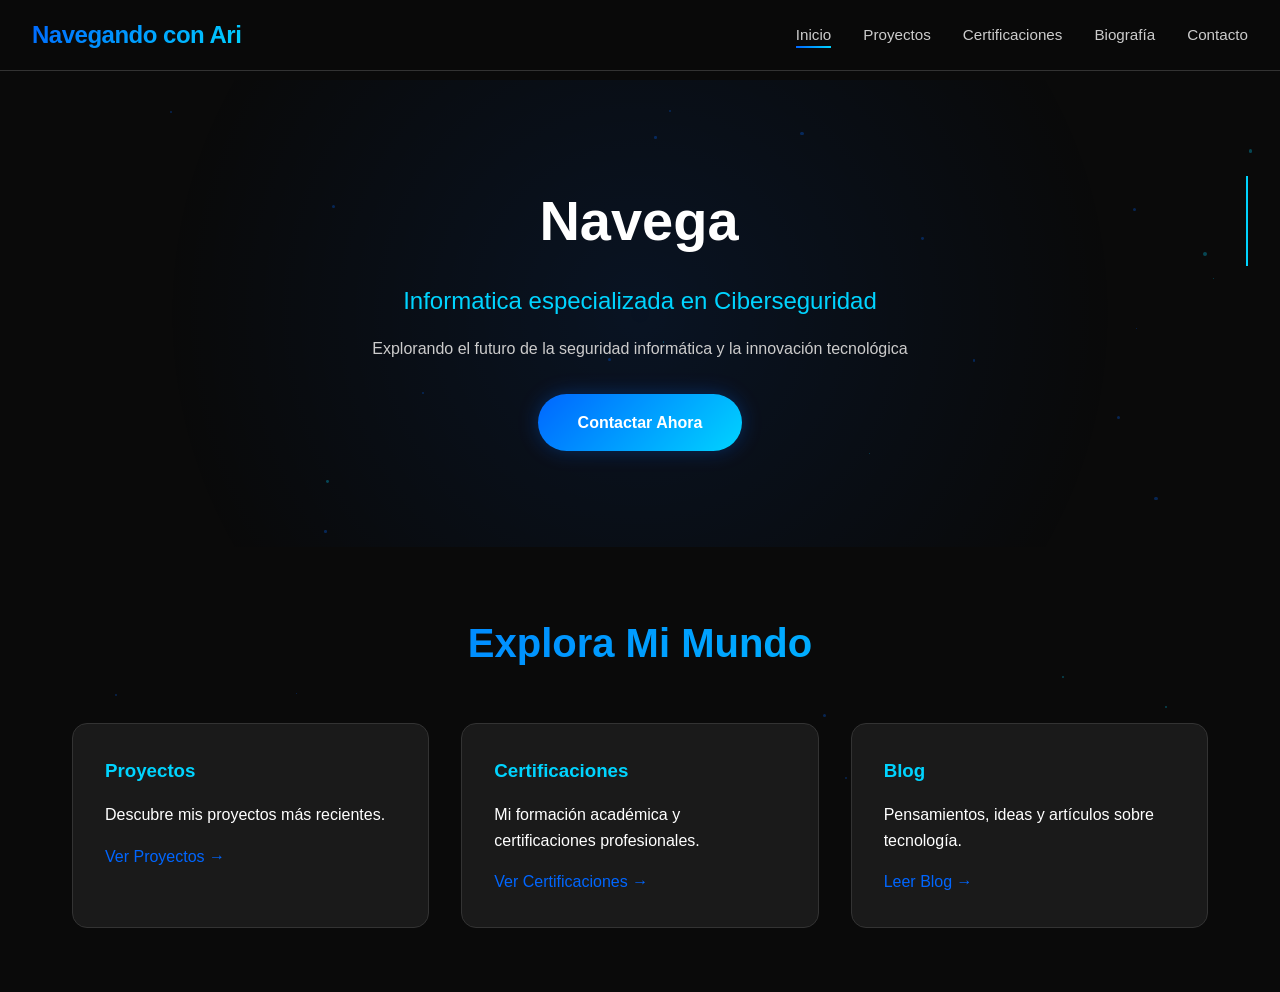
<file: index.html>
<!DOCTYPE html>
<html lang="es">
<head>
    <meta charset="UTF-8">
    <meta name="viewport" content="width=device-width, initial-scale=1.0">
    <title>Navegando con Ari - Inicio</title>
    <link rel="stylesheet" href="css/style.css">
    <link rel="stylesheet" href="css/matrix.css">
    <link rel="stylesheet" href="css/responsive.css">
</head>
<body>
   
    <div class="loading">
        <div class="loading-spinner"></div>
    </div>

    
    <div class="matrix-bg" id="matrixBg"></div>

   
    <nav class="navbar" id="navbar">
        <a href="index.html" class="logo">Navegando con Ari</a>
        <ul class="nav-menu" id="navMenu">
            <li><a href="index.html" class="nav-link active">Inicio</a></li>
            <li><a href="proyectos.html" class="nav-link">Proyectos</a></li>
            <li><a href="certificaciones.html" class="nav-link">Certificaciones</a></li>
            <li><a href="biografia.html" class="nav-link">Biografía</a></li>
            <li><a href="contacto.html" class="nav-link">Contacto</a></li>
        </ul>
        <div class="hamburger" id="hamburger">
            <span></span>
            <span></span>
            <span></span>
        </div>
    </nav>

  
    <main class="main-content">
        
        <section class="hero">
            <h1 id="heroTitle">Navegando con Ari</h1>
            <p class="hero-subtitle">Informatica especializada en Ciberseguridad</p>
            <p class="hero-description">
                Explorando el futuro de la seguridad informática y la innovación tecnológica
            </p>
            <a href="contacto.html" class="cta-button">Contactar Ahora</a>
        </section>

        
        <section class="section">
            <h2 class="section-title">Explora Mi Mundo</h2>
            <div class="grid">
                <div class="card">
                    <h3>Proyectos</h3>
                    <p>Descubre mis proyectos más recientes.</p>
                    <a href="proyectos.html" class="card-link">Ver Proyectos →</a>
                </div>
                <div class="card">
                    <h3>Certificaciones</h3>
                    <p>Mi formación académica y certificaciones profesionales.</p>
                    <a href="certificaciones.html" class="card-link">Ver Certificaciones →</a>
                </div>
                <div class="card">
                    <h3>Blog</h3>
                    <p>Pensamientos, ideas y artículos sobre tecnología.</p>
                    <a href="blog.html" class="card-link">Leer Blog →</a>
                </div>
            </div>
        </section>
    </main>

    <script src="js/matrix.js"></script>
    <script src="js/main.js"></script>
    <script src="js/animations.js"></script>
</body>
</html>
</file>
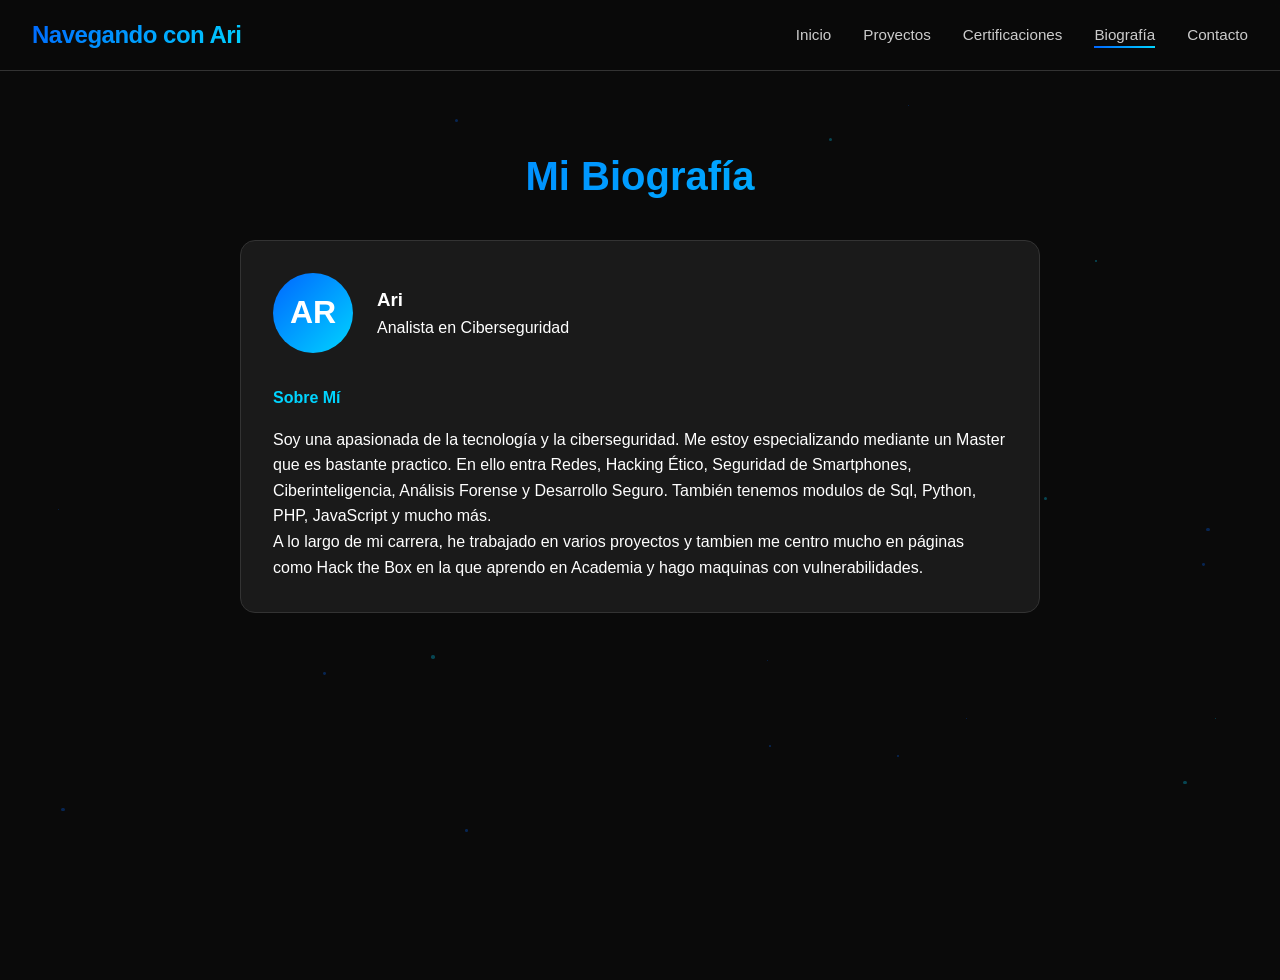
<file: biografia.html>
<!DOCTYPE html>
<html lang="es">
<head>
    <meta charset="UTF-8">
    <meta name="viewport" content="width=device-width, initial-scale=1.0">
    <title>Biografía - Navegando con Ari</title>
    <link rel="stylesheet" href="css/style.css">
    <link rel="stylesheet" href="css/matrix.css">
    <link rel="stylesheet" href="css/responsive.css">
</head>
<body>
   
    <div class="loading">
        <div class="loading-spinner"></div>
    </div>

  
    <div class="matrix-bg" id="matrixBg"></div>

   
    <nav class="navbar" id="navbar">
        <a href="index.html" class="logo">Navegando con Ari</a>
        <ul class="nav-menu" id="navMenu">
            <li><a href="index.html" class="nav-link">Inicio</a></li>
            <li><a href="proyectos.html" class="nav-link">Proyectos</a></li>
            <li><a href="certificaciones.html" class="nav-link">Certificaciones</a></li>
            <li><a href="biografia.html" class="nav-link active">Biografía</a></li>
            <li><a href="contacto.html" class="nav-link">Contacto</a></li>
        </ul>
        <div class="hamburger" id="hamburger">
            <span></span>
            <span></span>
            <span></span>
        </div>
    </nav>

    
    <main class="main-content">
        <section class="section">
            <h2 class="section-title">Mi Biografía</h2>
            
            <div class="bio-container">
                <div class="bio-card">
                    <div class="bio-header">
                        <div class="bio-avatar">
                            <span>AR</span>
                        </div>
                        <div class="bio-info">
                            <h3>Ari</h3>
                            <p>Analista en Ciberseguridad</p>
                        </div>
                    </div>
                    
                    <div class="bio-content">
                        <h4>Sobre Mí</h4>
                        <p>
                            Soy una apasionada de la tecnología y la ciberseguridad. Me estoy especializando mediante un Master que es bastante practico.
                           En ello entra Redes, Hacking Ético, Seguridad de Smartphones, Ciberinteligencia, Análisis Forense y Desarrollo Seguro.
                           También tenemos modulos de Sql, Python, PHP, JavaScript y mucho más.
                        </p>
                        <p>
                            A lo largo de mi carrera, he trabajado en varios proyectos y tambien me centro mucho en páginas como
                            Hack the Box en la que aprendo en Academia y hago maquinas con vulnerabilidades.
                        </p>
                    </div>
                </div>
                </div>

            
                    </div>
                </div>
            </div>
        </section>
    </main>

    <script src="js/matrix.js"></script>
    <script src="js/main.js"></script>
    <script src="js/animations.js"></script>
</body>
</html>
</file>
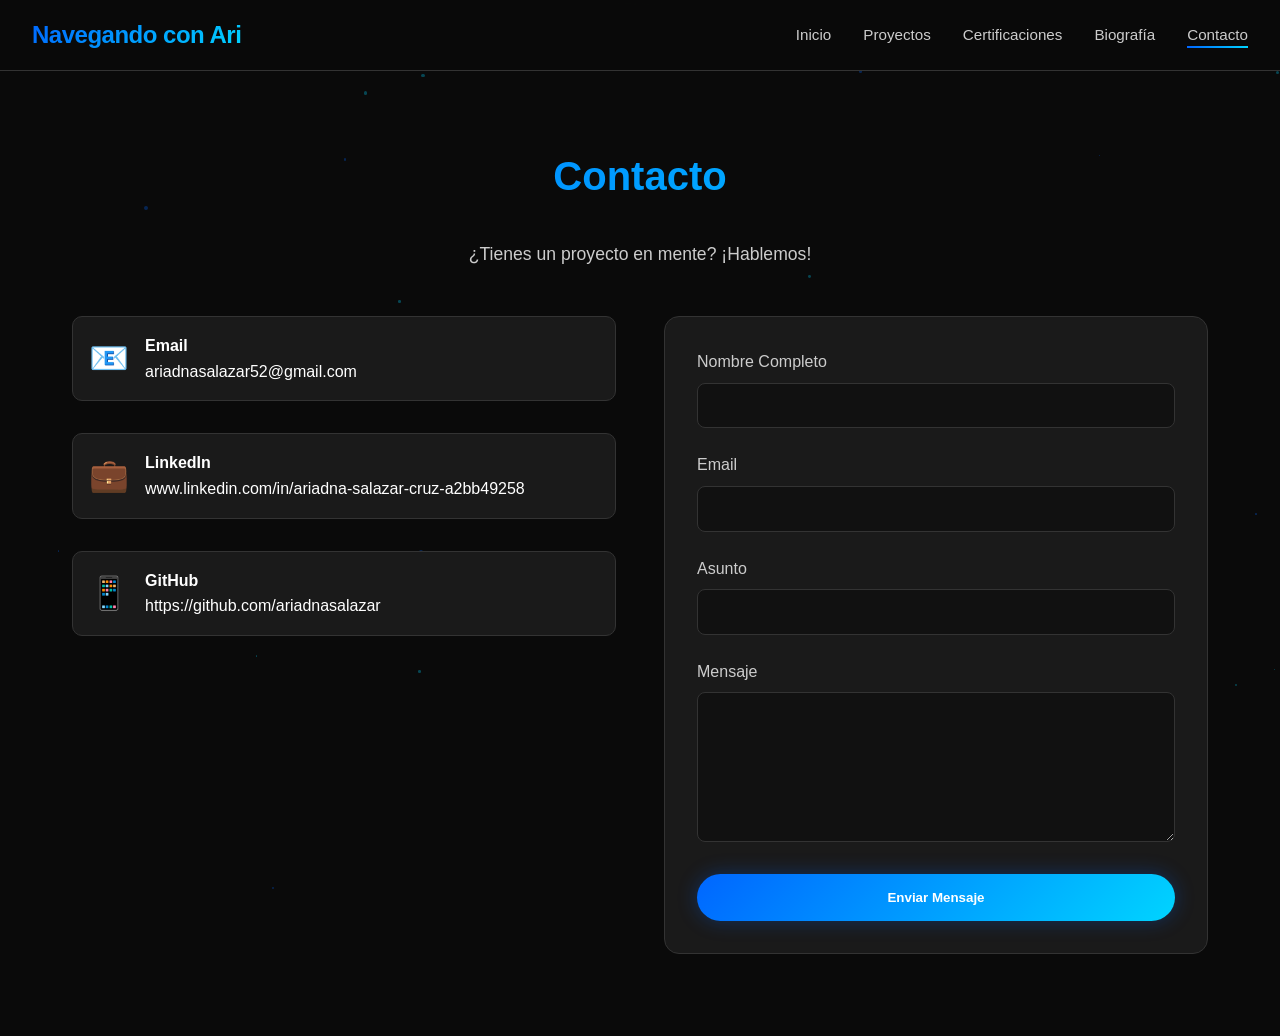
<file: contacto.html>
<!DOCTYPE html>
<html lang="es">
<head>
    <meta charset="UTF-8">
    <meta name="viewport" content="width=device-width, initial-scale=1.0">
    <title>Contacto - Navegando con Ari</title>
    <link rel="stylesheet" href="css/style.css">
    <link rel="stylesheet" href="css/matrix.css">
    <link rel="stylesheet" href="css/responsive.css">
</head>
<body>
    
    <div class="loading">
        <div class="loading-spinner"></div>
    </div>

   
    <div class="matrix-bg" id="matrixBg"></div>

    
    <nav class="navbar" id="navbar">
        <a href="index.html" class="logo">Navegando con Ari</a>
        <ul class="nav-menu" id="navMenu">
            <li><a href="index.html" class="nav-link">Inicio</a></li>
            <li><a href="proyectos.html" class="nav-link">Proyectos</a></li>
            <li><a href="certificaciones.html" class="nav-link">Certificaciones</a></li>
            <li><a href="biografia.html" class="nav-link">Biografía</a></li>
            <li><a href="contacto.html" class="nav-link active">Contacto</a></li>
        </ul>
        <div class="hamburger" id="hamburger">
            <span></span>
            <span></span>
            <span></span>
        </div>
    </nav>


    <main class="main-content">
        <section class="section">
            <h2 class="section-title">Contacto</h2>
            <p class="section-subtitle">¿Tienes un proyecto en mente? ¡Hablemos!</p>

            <div class="contact-container">
                <div class="contact-info">
                    <div class="contact-method">
                        <span class="contact-icon">📧</span>
                        <div>
                            <h4>Email</h4>
                            <p>ariadnasalazar52@gmail.com</p>
                        </div>
                    </div>
                    <div class="contact-method">
                        <span class="contact-icon">💼</span>
                        <div>
                            <h4>LinkedIn</h4>
                            <p>www.linkedin.com/in/ariadna-salazar-cruz-a2bb49258</p>
                        </div>

                    </div>
                    <div class="contact-method">
                        <span class="contact-icon">📱</span>
                        <div>
                            <h4>GitHub</h4>
                            <p>https://github.com/ariadnasalazar</p>
                        </div>
                    </div>
                </div>

                <div class="contact-form">
                    <form id="contactForm">
                        <div class="form-group">
                            <label for="nombre">Nombre Completo</label>
                            <input type="text" id="nombre" name="nombre" required>
                        </div>
                        <div class="form-group">
                            <label for="email">Email</label>
                            <input type="email" id="email" name="email" required>
                        </div>
                        <div class="form-group">
                            <label for="asunto">Asunto</label>
                            <input type="text" id="asunto" name="asunto" required>
                        </div>
                        <div class="form-group">
                            <label for="mensaje">Mensaje</label>
                            <textarea id="mensaje" name="mensaje" required></textarea>
                        </div>
                        <button type="submit" class="cta-button submit-button">
                            Enviar Mensaje
                        </button>
                    </form>
                </div>
            </div>
        </section>
    </main>

    <script src="js/matrix.js"></script>
    <script src="js/main.js"></script>
    <script src="js/animations.js"></script>
</body>
</html>
</file>
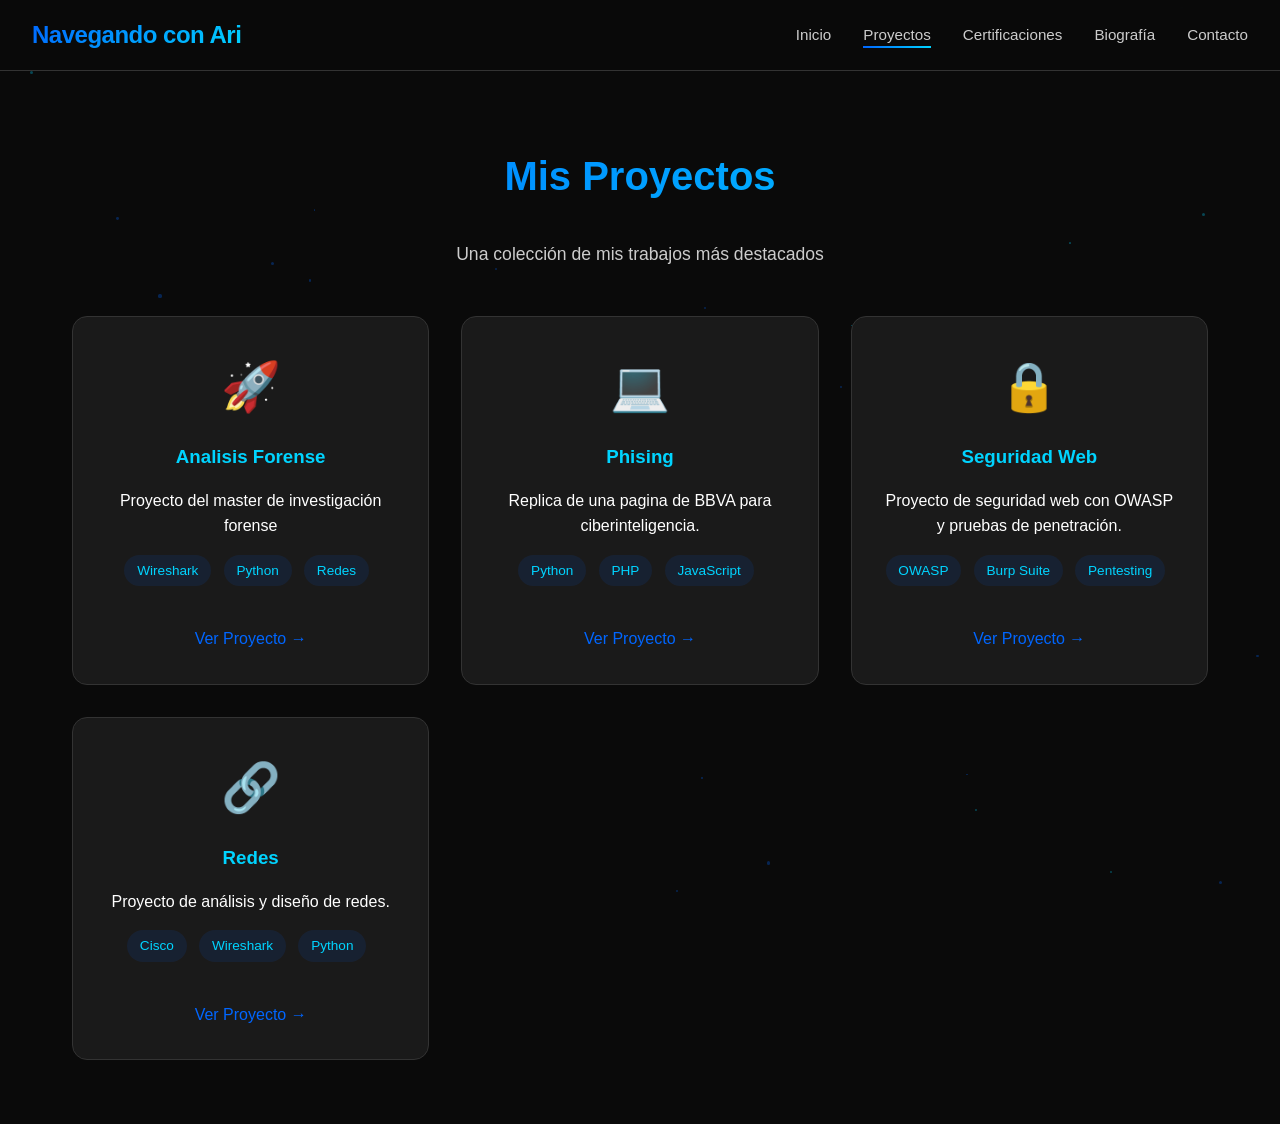
<file: proyectos.html>
<!DOCTYPE html>
<html lang="es">
<head>
    <meta charset="UTF-8">
    <meta name="viewport" content="width=device-width, initial-scale=1.0">
    <title>Proyectos - Navegando con Ari</title>
    <link rel="stylesheet" href="css/style.css">
    <link rel="stylesheet" href="css/matrix.css">
    <link rel="stylesheet" href="css/responsive.css">
</head>
<body>
   
    <div class="loading">
        <div class="loading-spinner"></div>
    </div>

   
    <div class="matrix-bg" id="matrixBg"></div>

    
    <nav class="navbar" id="navbar">
        <a href="index.html" class="logo">Navegando con Ari</a>
        <ul class="nav-menu" id="navMenu">
            <li><a href="index.html" class="nav-link">Inicio</a></li>
            <li><a href="proyectos.html" class="nav-link active">Proyectos</a></li>
            <li><a href="certificaciones.html" class="nav-link">Certificaciones</a></li>
            <li><a href="biografia.html" class="nav-link">Biografía</a></li>
            <li><a href="contacto.html" class="nav-link">Contacto</a></li>
        </ul>
        <div class="hamburger" id="hamburger">
            <span></span>
            <span></span>
            <span></span>
        </div>
    </nav>

    
    <main class="main-content">
        <section class="section">
            <h2 class="section-title">Mis Proyectos</h2>
            <p class="section-subtitle">Una colección de mis trabajos más destacados</p>
            
            <div class="grid">
                <div class="card project-card">
                    <div class="project-icon">🚀</div>
                    <h3>Analisis Forense</h3>
                    <p>Proyecto del master de investigación forense</p>
                    <div class="tech-tags">
                        <span class="tag">Wireshark</span>
                        <span class="tag">Python</span>
                        <span class="tag">Redes</span>
                    </div>
                    <a href="#" class="project-link">Ver Proyecto →</a>
                </div>

                <div class="card project-card">
                    <div class="project-icon">💻</div>
                    <h3>Phising</h3>
                    <p>Replica de una pagina de BBVA para ciberinteligencia.</p>
                    <div class="tech-tags">
                        <span class="tag">Python</span>
                        <span class="tag">PHP</span>
                        <span class="tag">JavaScript</span>
                    </div>
                    <a href="#" class="project-link">Ver Proyecto →</a>
                </div>

                <div class="card project-card">
                    <div class="project-icon">🔒</div>
                    <h3>Seguridad Web</h3>
                    <p>Proyecto de seguridad web con OWASP y pruebas de penetración.</p>
                    <div class="tech-tags">
                        <span class="tag">OWASP</span>
                        <span class="tag">Burp Suite</span>
                        <span class="tag">Pentesting</span>
                    </div>
                    <a href="#" class="project-link">Ver Proyecto →</a>
                </div>

                <div class="card project-card">
                    <div class="project-icon">🔗</div>
                    <h3>Redes</h3>
                    <p>Proyecto de análisis y diseño de redes.</p>
                    <div class="tech-tags">
                        <span class="tag">Cisco</span>
                        <span class="tag">Wireshark</span>
                        <span class="tag">Python</span>
                    </div>
                    <a href="#" class="project-link">Ver Proyecto →</a>
                </div>
            </div>
        </section>
    </main>

    <script src="js/matrix.js"></script>
    <script src="js/main.js"></script>
    <script src="js/animations.js"></script>
</body>
</html>
</file>
<file: css/style.css>
:root {
    --bg-primary: #0a0a0a;
    --bg-secondary: #111111;
    --bg-card: #1a1a1a;
    --text-primary: #ffffff;
    --text-secondary: #cccccc;
    --accent-blue: #0066ff;
    --accent-cyan: #00d4ff;
    --accent-dark: #003366;
    --border-color: #333333;
    --matrix-green: #00ff41;
    --glow-blue: rgba(0, 102, 255, 0.3);
    --glow-cyan: rgba(0, 212, 255, 0.3);
}

* {
    margin: 0;
    padding: 0;
    box-sizing: border-box;
}

body {
    font-family: 'Segoe UI', 'SF Pro Display', -apple-system, BlinkMacSystemFont, sans-serif;
    background: var(--bg-primary);
    color: var(--text-primary);
    line-height: 1.6;
    overflow-x: hidden;
    position: relative;
    min-height: 100vh;
}


.loading {
    position: fixed;
    top: 0;
    left: 0;
    width: 100%;
    height: 100%;
    background: var(--bg-primary);
    display: flex;
    justify-content: center;
    align-items: center;
    z-index: 9999;
    animation: fadeOut 1s ease 1s forwards;
}

@keyframes fadeOut {
    to {
        opacity: 0;
        visibility: hidden;
    }
}

.loading-spinner {
    width: 50px;
    height: 50px;
    border: 3px solid var(--border-color);
    border-top-color: var(--accent-blue);
    border-radius: 50%;
    animation: spin 1s linear infinite;
}

@keyframes spin {
    to { transform: rotate(360deg); }
}


.navbar {
    position: fixed;
    top: 0;
    left: 0;
    right: 0;
    background: rgba(10, 10, 10, 0.95);
    backdrop-filter: blur(10px);
    border-bottom: 1px solid var(--border-color);
    padding: 1rem 2rem;
    z-index: 1000;
    display: flex;
    justify-content: space-between;
    align-items: center;
    transition: all 0.3s ease;
}

.navbar.scrolled {
    box-shadow: 0 5px 20px rgba(0, 0, 0, 0.5);
    padding: 0.8rem 2rem;
}

.logo {
    font-size: 1.5rem;
    font-weight: 700;
    background: linear-gradient(135deg, var(--accent-blue), var(--accent-cyan));
    -webkit-background-clip: text;
    -webkit-text-fill-color: transparent;
    background-clip: text;
    text-decoration: none;
    letter-spacing: -0.5px;
}

.nav-menu {
    display: flex;
    gap: 2rem;
    align-items: center;
    list-style: none;
}

.nav-link {
    color: var(--text-secondary);
    text-decoration: none;
    font-weight: 500;
    font-size: 0.95rem;
    transition: all 0.3s ease;
    position: relative;
}

.nav-link::after {
    content: '';
    position: absolute;
    bottom: -5px;
    left: 0;
    width: 0;
    height: 2px;
    background: linear-gradient(90deg, var(--accent-blue), var(--accent-cyan));
    transition: width 0.3s ease;
}

.nav-link:hover::after,
.nav-link.active::after {
    width: 100%;
}

.nav-link:hover {
    color: var(--text-primary);
}

.hamburger {
    display: none;
    flex-direction: column;
    cursor: pointer;
    gap: 5px;
}

.hamburger span {
    width: 25px;
    height: 2px;
    background: var(--text-primary);
    transition: all 0.3s ease;
}


.main-content {
    position: relative;
    z-index: 2;
    margin-top: 80px;
    min-height: 100vh;
}

.section {
    padding: 4rem 2rem;
    max-width: 1200px;
    margin: 0 auto;
    opacity: 0;
    transform: translateY(20px);
    animation: fadeInUp 0.6s ease forwards;
}

@keyframes fadeInUp {
    to {
        opacity: 1;
        transform: translateY(0);
    }
}

.section-title {
    font-size: 2.5rem;
    font-weight: 700;
    margin-bottom: 2rem;
    background: linear-gradient(135deg, var(--accent-blue), var(--accent-cyan));
    -webkit-background-clip: text;
    -webkit-text-fill-color: transparent;
    background-clip: text;
    text-align: center;
}

.section-subtitle {
    text-align: center;
    color: var(--text-secondary);
    margin-bottom: 3rem;
    font-size: 1.1rem;
}

.subsection-title {
    font-size: 1.8rem;
    color: var(--accent-cyan);
    margin: 3rem 0 2rem;
    text-align: center;
}

.hero {
    text-align: center;
    padding: 6rem 2rem;
    background: radial-gradient(circle at center, rgba(0, 102, 255, 0.1) 0%, transparent 70%);
}

.hero h1 {
    font-size: 3.5rem;
    margin-bottom: 1rem;
    animation: glitch 5s infinite;
}

@keyframes glitch {
    0%, 90%, 100% { transform: translate(0); }
    92% { transform: translate(-2px, 2px); }
    94% { transform: translate(2px, -2px); }
    96% { transform: translate(-2px, -2px); }
    98% { transform: translate(2px, 2px); }
}

.hero-subtitle {
    font-size: 1.5rem;
    color: var(--accent-cyan);
    margin-bottom: 1rem;
}

.hero-description {
    margin-bottom: 2rem;
    color: var(--text-secondary);
}

.cta-button {
    display: inline-block;
    padding: 1rem 2.5rem;
    background: linear-gradient(135deg, var(--accent-blue), var(--accent-cyan));
    color: white;
    text-decoration: none;
    border-radius: 50px;
    font-weight: 600;
    transition: all 0.3s ease;
    box-shadow: 0 0 20px var(--glow-blue);
    border: none;
    cursor: pointer;
}

.cta-button:hover {
    transform: translateY(-3px);
    box-shadow: 0 0 40px var(--glow-cyan);
}


.grid {
    display: grid;
    grid-template-columns: repeat(auto-fit, minmax(300px, 1fr));
    gap: 2rem;
    margin-top: 3rem;
}

.card {
    background: var(--bg-card);
    border: 1px solid var(--border-color);
    border-radius: 15px;
    padding: 2rem;
    transition: all 0.3s ease;
    position: relative;
    overflow: hidden;
}

.card::before {
    content: '';
    position: absolute;
    top: 0;
    left: 0;
    right: 0;
    height: 2px;
    background: linear-gradient(90deg, var(--accent-blue), var(--accent-cyan));
    transform: scaleX(0);
    transition: transform 0.3s ease;
}

.card:hover::before {
    transform: scaleX(1);
}

.card:hover {
    transform: translateY(-10px);
    box-shadow: 0 20px 40px rgba(0, 0, 0, 0.3);
    border-color: var(--accent-blue);
}

.card h3 {
    margin-bottom: 1rem;
    color: var(--accent-cyan);
}

.card-link {
    display: inline-block;
    margin-top: 1rem;
    color: var(--accent-blue);
    text-decoration: none;
    font-weight: 500;
    transition: all 0.3s ease;
}

.card-link:hover {
    color: var(--accent-cyan);
    transform: translateX(5px);
}


.tag {
    display: inline-block;
    padding: 0.3rem 0.8rem;
    background: rgba(0, 102, 255, 0.1);
    color: var(--accent-cyan);
    border-radius: 20px;
    font-size: 0.85rem;
    margin-right: 0.5rem;
    margin-bottom: 0.5rem;
}

.tech-tags {
    margin: 1rem 0;
}


.contact-container {
    display: grid;
    grid-template-columns: 1fr 1fr;
    gap: 3rem;
    margin-top: 3rem;
}

.contact-info {
    display: flex;
    flex-direction: column;
    gap: 2rem;
}

.contact-method {
    display: flex;
    align-items: center;
    gap: 1rem;
    padding: 1rem;
    background: var(--bg-card);
    border-radius: 10px;
    border: 1px solid var(--border-color);
    transition: all 0.3s ease;
}

.contact-method:hover {
    border-color: var(--accent-blue);
    transform: translateX(10px);
}

.contact-icon {
    font-size: 2rem;
}

.contact-form {
    background: var(--bg-card);
    padding: 2rem;
    border-radius: 15px;
    border: 1px solid var(--border-color);
}

.form-group {
    margin-bottom: 1.5rem;
}

.form-group label {
    display: block;
    margin-bottom: 0.5rem;
    color: var(--text-secondary);
    font-weight: 500;
}

.form-group input,
.form-group textarea {
    width: 100%;
    padding: 0.8rem;
    background: var(--bg-secondary);
    border: 1px solid var(--border-color);
    border-radius: 8px;
    color: var(--text-primary);
    font-size: 1rem;
    transition: all 0.3s ease;
}

.form-group input:focus,
.form-group textarea:focus {
    outline: none;
    border-color: var(--accent-blue);
    box-shadow: 0 0 10px var(--glow-blue);
}

.form-group textarea {
    min-height: 150px;
    resize: vertical;
}

.submit-button {
    width: 100%;
}


.blog-container {
    max-width: 800px;
    margin: 0 auto;
}

.blog-post {
    background: var(--bg-card);
    border-radius: 15px;
    padding: 2rem;
    margin-bottom: 2rem;
    border: 1px solid var(--border-color);
    transition: all 0.3s ease;
}

.blog-post:hover {
    border-color: var(--accent-blue);
    box-shadow: 0 10px 30px rgba(0, 0, 0, 0.3);
}

.featured-post {
    border-left: 4px solid var(--accent-blue);
}

.blog-meta {
    color: var(--text-secondary);
    font-size: 0.9rem;
    margin-bottom: 1rem;
    display: flex;
    align-items: center;
    gap: 1rem;
}

.post-date {
    color: var(--text-secondary);
}

.post-footer {
    display: flex;
    gap: 1rem;
    margin-top: 1rem;
}

.like-button,
.comment-button,
.share-button {
    background: var(--bg-secondary);
    border: 1px solid var(--border-color);
    color: var(--text-secondary);
    padding: 0.5rem 1rem;
    border-radius: 20px;
    cursor: pointer;
    transition: all 0.3s ease;
}

.like-button:hover,
.comment-button:hover,
.share-button:hover {
    border-color: var(--accent-blue);
    color: var(--accent-cyan);
}


.bio-container {
    max-width: 800px;
    margin: 0 auto;
}

.bio-card {
    background: var(--bg-card);
    border: 1px solid var(--border-color);
    border-radius: 15px;
    padding: 2rem;
    margin-bottom: 2rem;
}

.bio-header {
    display: flex;
    align-items: center;
    gap: 1.5rem;
    margin-bottom: 2rem;
}

.bio-avatar {
    width: 80px;
    height: 80px;
    background: linear-gradient(135deg, var(--accent-blue), var(--accent-cyan));
    border-radius: 50%;
    display: flex;
    align-items: center;
    justify-content: center;
    font-size: 2rem;
    font-weight: 700;
    color: white;
}

.bio-content {
    margin-top: 2rem;
}

.bio-content h4 {
    color: var(--accent-cyan);
    margin-bottom: 1rem;
}

.timeline {
    position: relative;
    padding-left: 2rem;
}

.timeline::before {
    content: '';
    position: absolute;
    left: 0;
    top: 0;
    bottom: 0;
    width: 2px;
    background: linear-gradient(to bottom, var(--accent-blue), var(--accent-cyan));
}

.timeline-item {
    margin-bottom: 2rem;
    position: relative;
}

.timeline-item::before {
    content: '';
    position: absolute;
    left: -2rem;
    top: 0.5rem;
    width: 10px;
    height: 10px;
    background: var(--accent-blue);
    border-radius: 50%;
    box-shadow: 0 0 10px var(--glow-blue);
}

.timeline-date {
    color: var(--accent-cyan);
    font-size: 0.9rem;
    margin-bottom: 0.5rem;
}

.timeline-content h5 {
    margin-bottom: 0.3rem;
}

.specialization-list {
    display: flex;
    flex-direction: column;
    gap: 1.5rem;
}

.specialization-item {
    display: flex;
    align-items: flex-start;
    gap: 1rem;
    padding: 1rem;
    background: var(--bg-secondary);
    border-radius: 10px;
    transition: all 0.3s ease;
}

.specialization-item:hover {
    background: rgba(0, 102, 255, 0.1);
    transform: translateX(10px);
}

.specialization-icon {
    font-size: 1.5rem;
}

.project-card {
    text-align: center;
}

.project-icon {
    font-size: 3rem;
    margin-bottom: 1rem;
}

.project-link {
    display: inline-block;
    margin-top: 1rem;
    color: var(--accent-blue);
    text-decoration: none;
    font-weight: 500;
    transition: all 0.3s ease;
}

.project-link:hover {
    color: var(--accent-cyan);
}


.certification-card {
    position: relative;
}

.certification-header {
    display: flex;
    justify-content: space-between;
    align-items: flex-start;
    margin-bottom: 1rem;
}

.certification-badge {
    background: rgba(0, 255, 65, 0.1);
    color: #00ff41;
    padding: 0.2rem 0.8rem;
    border-radius: 20px;
    font-size: 0.85rem;
}

.certification-date {
    color: var(--accent-cyan);
    margin: 0.5rem 0;
}

.certification-validation {
    margin-top: 1rem;
    padding: 1rem;
    background: var(--bg-secondary);
    border-radius: 8px;
}

.validation-link {
    color: var(--accent-blue);
    text-decoration: none;
    font-weight: 500;
}

.validation-link:hover {
    color: var(--accent-cyan);
}

.course-card {
    position: relative;
}

.course-date {
    color: var(--text-secondary);
    margin: 0.5rem 0;
}

.course-rating {
    margin-top: 1rem;
}

.future-certification {
    position: relative;
}

.progress-bar {
    width: 100%;
    height: 8px;
    background: var(--bg-secondary);
    border-radius: 10px;
    margin-top: 1rem;
    overflow: hidden;
}

.progress {
    height: 100%;
    background: linear-gradient(90deg, var(--accent-blue), var(--accent-cyan));
    border-radius: 10px;
    transition: width 0.3s ease;
}
</file>
<file: css/matrix.css>
.matrix-bg {
    position: fixed;
    top: 0;
    left: 0;
    width: 100%;
    height: 100%;
    pointer-events: none;
    z-index: 1;
    opacity: 0.05;
    overflow: hidden;
}

.matrix-rain {
    position: absolute;
    color: #00ff41;
    font-family: 'Courier New', monospace;
    font-size: 14px;
    animation: matrixFall 20s linear infinite;
    white-space: nowrap;
}

@keyframes matrixFall {
    0% {
        transform: translateY(-100%);
    }
    100% {
        transform: translateY(100vh);
    }
}


.glow-blue {
    box-shadow: 0 0 20px rgba(0, 102, 255, 0.3);
}

.glow-cyan {
    box-shadow: 0 0 20px rgba(0, 212, 255, 0.3);
}


.typing-cursor {
    border-right: 2px solid var(--accent-cyan);
    animation: blink 0.7s step-end infinite;
}

@keyframes blink {
    from, to {
        border-color: transparent;
    }
    50% {
        border-color: var(--accent-cyan);
    }
}


.digital-rain {
    position: absolute;
    animation: rainDrop 3s linear infinite;
}

@keyframes rainDrop {
    0% {
        transform: translateY(-100%);
        opacity: 1;
    }
    100% {
        transform: translateY(100vh);
        opacity: 0;
    }
}


.terminal-window {
    background: rgba(0, 0, 0, 0.9);
    border: 1px solid #00ff41;
    border-radius: 10px;
    padding: 1rem;
    font-family: 'Courier New', monospace;
    color: #00ff41;
}

.terminal-line {
    margin-bottom: 0.5rem;
}

.terminal-prompt {
    color: #00ff41;
    font-weight: bold;
}

.terminal-cursor {
    display: inline-block;
    width: 10px;
    height: 20px;
    background: #00ff41;
    animation: terminalBlink 1s infinite;
}

@keyframes terminalBlink {
    0%, 50% {
        opacity: 1;
    }
    51%, 100% {
        opacity: 0;
    }
}
</file>
<file: css/responsive.css>
@media (max-width: 1024px) {
    .section {
        padding: 3rem 1.5rem;
    }
    
    .grid {
        grid-template-columns: repeat(2, 1fr);
    }
    
    .contact-container {
        grid-template-columns: 1fr;
    }
}

@media (max-width: 768px) {
    .nav-menu {
        position: fixed;
        top: 70px;
        left: 0;
        right: 0;
        background: var(--bg-primary);
        flex-direction: column;
        padding: 2rem;
        gap: 1.5rem;
        transform: translateY(-150%);
        transition: transform 0.3s ease;
        border-bottom: 1px solid var(--border-color);
        z-index: 999;
    }

    .nav-menu.active {
        transform: translateY(0);
    }

    .hamburger {
        display: flex;
    }

    .hamburger.active span:nth-child(1) {
        transform: rotate(45deg) translate(5px, 5px);
    }

    .hamburger.active span:nth-child(2) {
        opacity: 0;
    }

    .hamburger.active span:nth-child(3) {
        transform: rotate(-45deg) translate(7px, -7px);
    }

    .hero h1 {
        font-size: 2.5rem;
    }

    .hero-subtitle {
        font-size: 1.2rem;
    }

    .section {
        padding: 2rem 1rem;
    }

    .section-title {
        font-size: 2rem;
    }

    .grid {
        grid-template-columns: 1fr;
    }

    .contact-form {
        padding: 1.5rem;
    }

    .blog-post {
        padding: 1.5rem;
    }

    .bio-header {
        flex-direction: column;
        text-align: center;
    }

    .post-footer {
        flex-wrap: wrap;
    }
}

@media (max-width: 480px) {
    .navbar {
        padding: 0.8rem;
    }

    .logo {
        font-size: 1.1rem;
    }

    .hero h1 {
        font-size: 2rem;
    }

    .cta-button {
        padding: 0.8rem 1.5rem;
        font-size: 0.9rem;
    }

    .section-title {
        font-size: 1.8rem;
    }

    .certification-header {
        flex-direction: column;
        gap: 0.5rem;
    }

    .timeline {
        padding-left: 1.5rem;
    }

    .timeline-item::before {
        left: -1.5rem;
        width: 8px;
        height: 8px;
    }
}

@media (max-width: 320px) {
    .hero h1 {
        font-size: 1.5rem;
    }

    .hero-subtitle {
        font-size: 1rem;
    }

    .form-group input,
    .form-group textarea {
        padding: 0.6rem;
    }
}
</file>
